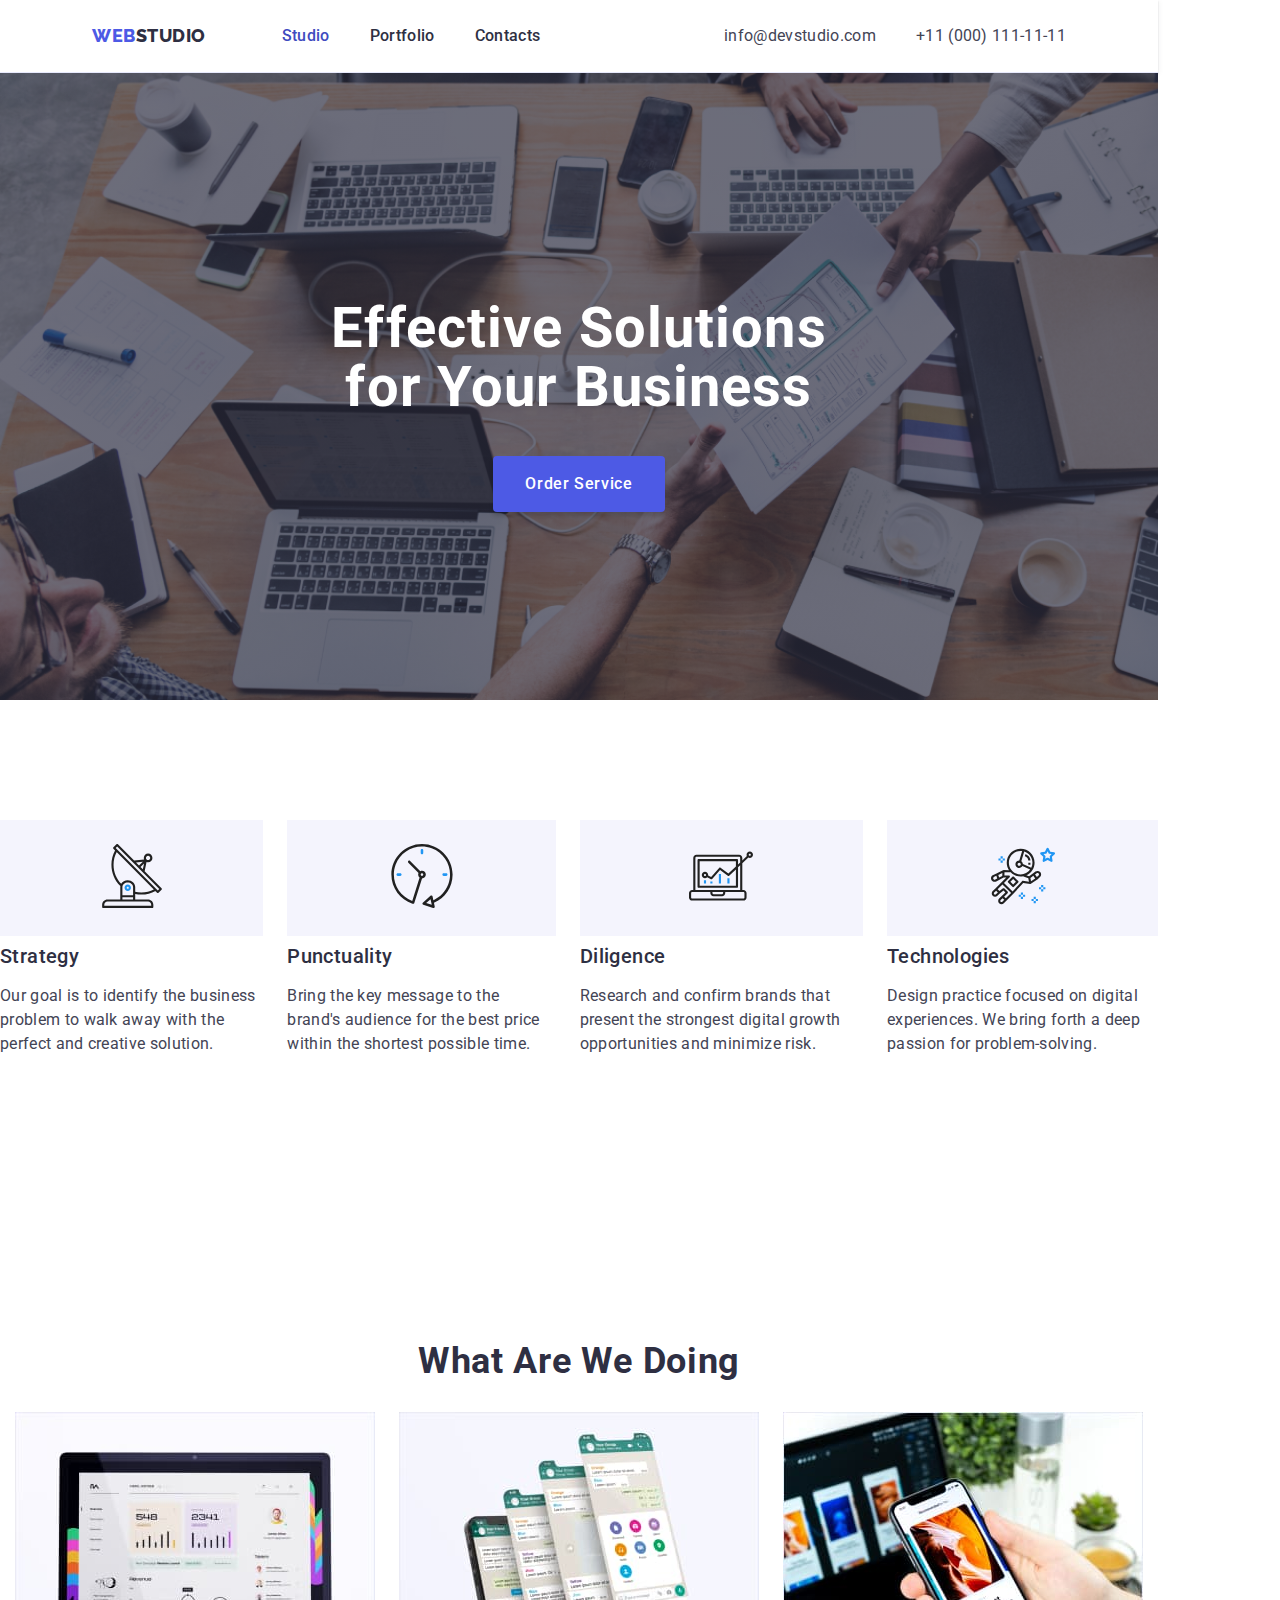
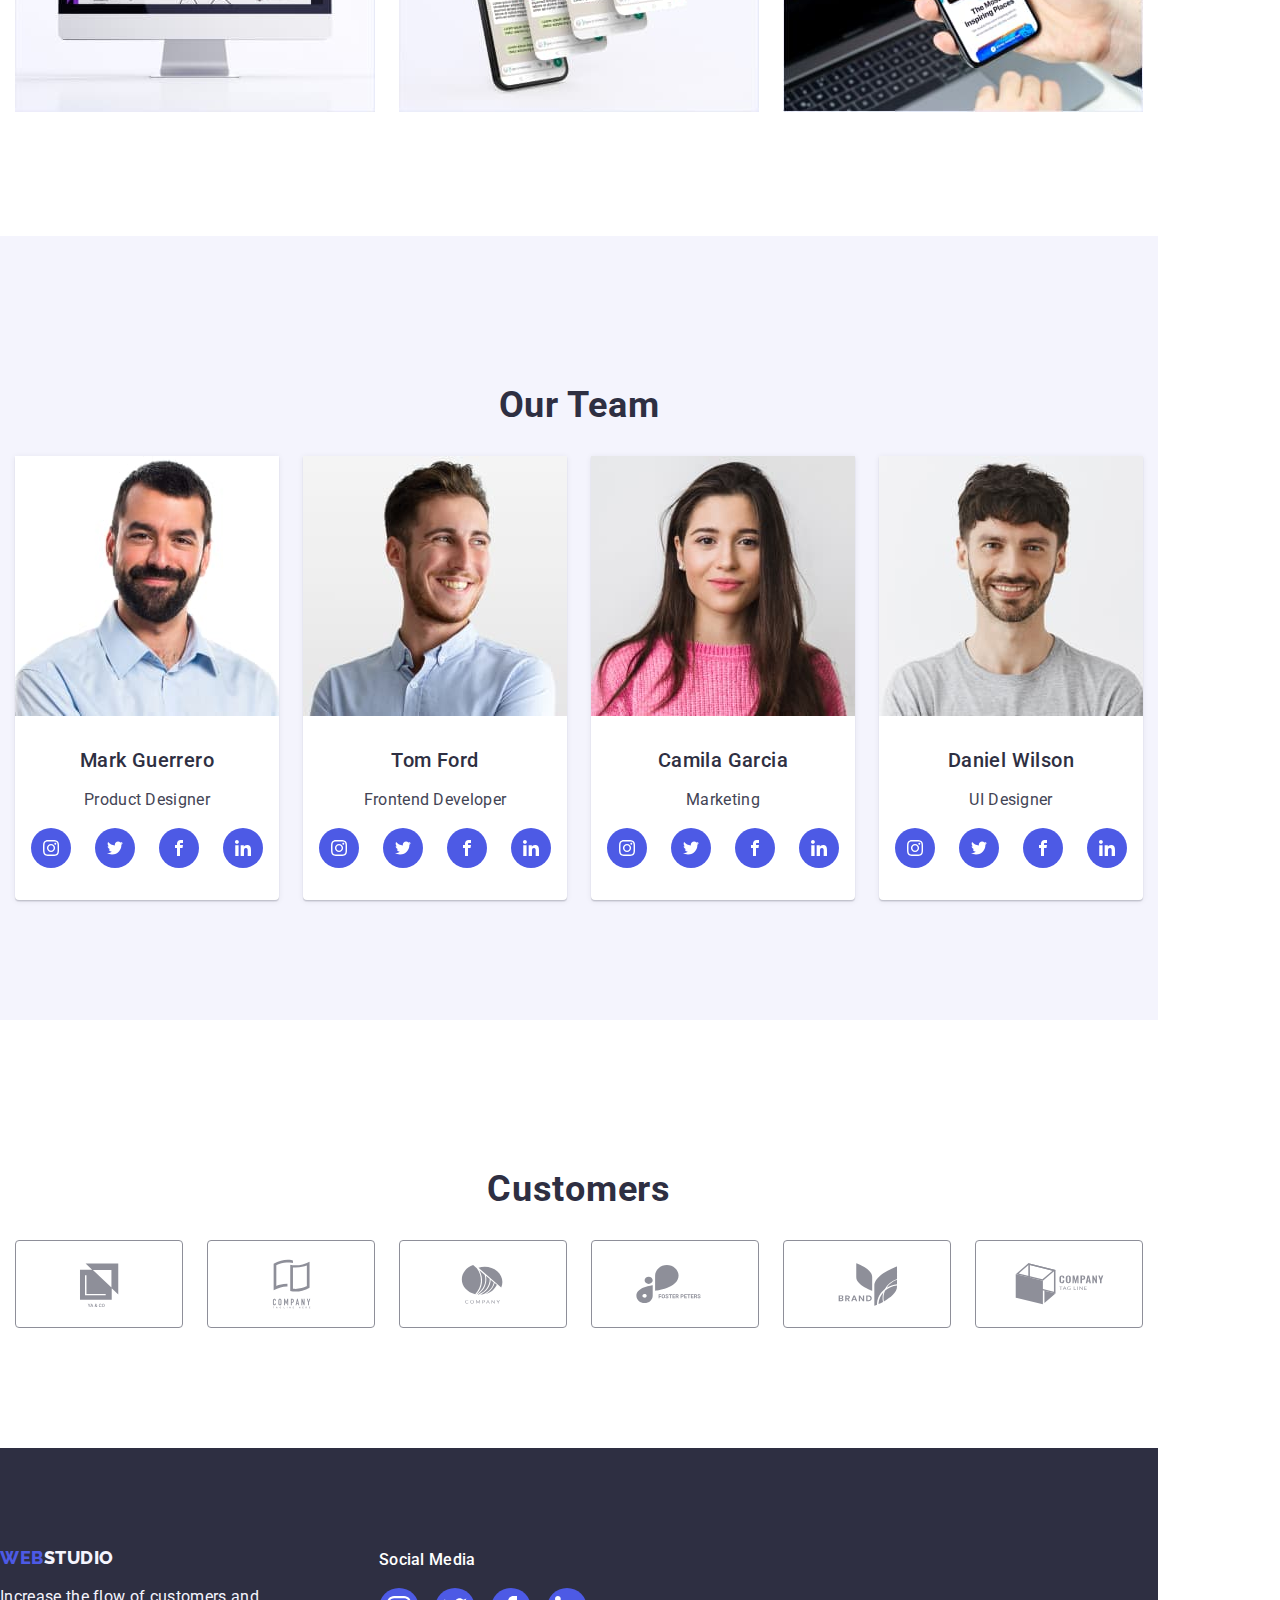
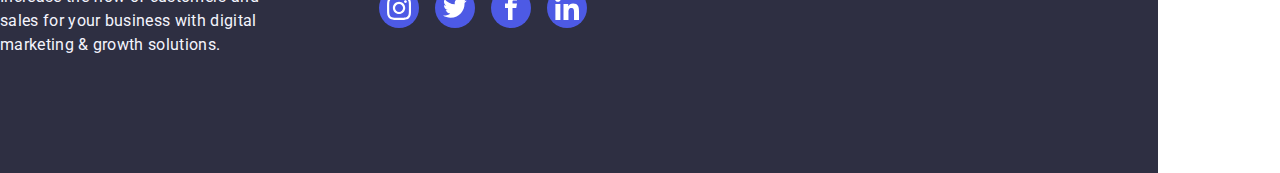
<file: index.html>
<!DOCTYPE html>
<html lang="en">
  <head>
    <meta charset="UTF-8" />
    <meta name="viewport" content="width=device-width, initial-scale=1.0" />
    <meta name="description" content="Webstudio website" />
    <title>Homework 4</title>

    <link rel="preconnect" href="https://fonts.googleapis.com" />
    <link rel="preconnect" href="https://fonts.gstatic.com" crossorigin />
    <link
      href="https://fonts.googleapis.com/css2?family=Raleway:wght@800&family=Roboto:wght@400;500;700;900&display=swap"
      rel="stylesheet"
    />
    <link rel="stylesheet" href="./css/modern-normalize.css" />
    <link rel="stylesheet" href="./css/styles.css" />
  </head>
  <body>
    <header class="container d-flex header"> 
      <div class="d-flex">
        <a href="index.html" class="logo link">
          <span class="logo-web">WEB</span
          ><span class="logo-studio-nav">STUDIO</span>
        </a>
        <nav>
          <ul class="list">
            <li>
              <a class="link nav-link active" href="index.html">Studio</a>
            </li>
            <li>
              <a class="link nav-link" href="portfolio.html">Portfolio</a>
            </li>
            <li>
              <a class="link nav-link" href="#">Contacts</a>
            </li>
          </ul>
        </nav>
      </div>

      <ul class="list">
        <li>
          <a href="mailto:info@devstudio.com" class="link contacts"
            >info@devstudio.com</a
          >
        </li>
        <li>
          <a href="tel:+11 (000) 111-11-11" class="link contacts"
            >+11 (000) 111-11-11</a
          >
        </li>
      </ul>
    </header>
    <!-- End of header section -->

    <main>
      <section class="container hero bg-dark">
        <h1 class="hero-text">Effective Solutions<br />for Your Business</h1>

        <button class="hero-btn" type="button">Order Service</button>
      </section>

      <section class="container about section">
        <ul class="list">
          <li>
            <div class="about-icon">
              <svg width="64" height="64">
                <use href="./images/icons.svg#antenna-1"></use>
              </svg>
            </div>
            <h3>Strategy</h3>
            <p class="p-dark">
              Our goal is to identify the business problem to walk away with the
              perfect and creative solution.
            </p>
          </li>
          <li>
            <div class="about-icon">
              <svg width="64" height="64">
                <use href="./images/icons.svg#clock-1"></use>
              </svg>
            </div>
            <h3>Punctuality</h3>
            <p class="p-dark">
              Bring the key message to the brand's audience for the best price
              within the shortest possible time.
            </p>
          </li>
          <li>
            <div class="about-icon">
              <svg width="64" height="64">
                <use href="./images/icons.svg#diagram-1"></use>
              </svg>
            </div>
            <h3>Diligence</h3>
            <p class="p-dark">
              Research and confirm brands that present the strongest digital
              growth opportunities and minimize risk.
            </p>
          </li>
          <li>
            <div class="about-icon">
              <svg width="64" height="64">
                <use href="./images/icons.svg#astronaut-1"></use>
              </svg>
            </div>
            <h3>Technologies</h3>
            <p class="p-dark">
              Design practice focused on digital experiences. We bring forth a
              deep passion for problem-solving.
            </p>
          </li>
        </ul>
      </section>

      <section class="container what-we-do section">
        <h2 class="section-title">What Are We Doing</h2>
        <ul class="list">
          <li>
            <img
              src="images/monitor.jpg"
              alt="computer monitor"
              width="360px"
            />
          </li>
          <li>
            <img src="images/phone.jpg" alt="smart phone" width="360px" />
          </li>
          <li>
            <img
              src="images/phone-laptop.jpg"
              alt="smart phone and laptop"
              width="360px"
            />
          </li>
        </ul>
      </section>

      <section class="container team section">
        <h2 class="section-title">Our Team</h2>
        <ul class="list">
          <li>
            <img src="images/mark.jpg" alt="mark photo" width="264px" />
            <div class="team-caption">
              <h3 class="team-name">Mark Guerrero</h3>
              <p class="p-dark">Product Designer</p>
              <div class="team-socials">
                <a class="team-socials-icon">
                  <svg width="16" height="16">
                    <use href="./images/icons.svg#instagram-2"></use>
                  </svg>
                </a>
                <a class="team-socials-icon">
                  <svg width="16" height="16">
                    <use href="./images/icons.svg#twitter-1"></use>
                  </svg>
                </a>
                <a class="team-socials-icon">
                  <svg width="16" height="16">
                    <use href="./images/icons.svg#facebook"></use>
                  </svg>
                </a>
                <a class="team-socials-icon">
                  <svg width="16" height="16">
                    <use href="./images/icons.svg#linkedin-1"></use>
                  </svg>
                </a>
              </div>
            </div>
          </li>
          <li>
            <img src="images/tom.jpg" alt="tom photo" width="264px" />
            <div class="team-caption">
              <h3 class="team-name">Tom Ford</h3>
              <p class="p-dark">Frontend Developer</p>
              <div class="team-socials">
                <a class="team-socials-icon">
                  <svg width="16" height="16">
                    <use href="./images/icons.svg#instagram-2"></use>
                  </svg>
                </a>
                <a class="team-socials-icon">
                  <svg width="16" height="16">
                    <use href="./images/icons.svg#twitter-1"></use>
                  </svg>
                </a>
                <a class="team-socials-icon">
                  <svg width="16" height="16">
                    <use href="./images/icons.svg#facebook"></use>
                  </svg>
                </a>
                <a class="team-socials-icon">
                  <svg width="16" height="16">
                    <use href="./images/icons.svg#linkedin-1"></use>
                  </svg>
                </a>
              </div>
            </div>
          </li>
          <li>
            <img src="images/camila.jpg" alt="camila photo" width="264px" />
            <div class="team-caption">
              <h3 class="team-name">Camila Garcia</h3>
              <p class="p-dark">Marketing</p>
              <div class="team-socials">
                <a class="team-socials-icon">
                  <svg width="16" height="16">
                    <use href="./images/icons.svg#instagram-2"></use>
                  </svg>
                </a>
                <a class="team-socials-icon">
                  <svg width="16" height="16">
                    <use href="./images/icons.svg#twitter-1"></use>
                  </svg>
                </a>
                <a class="team-socials-icon">
                  <svg width="16" height="16">
                    <use href="./images/icons.svg#facebook"></use>
                  </svg>
                </a>
                <a class="team-socials-icon">
                  <svg width="16" height="16">
                    <use href="./images/icons.svg#linkedin-1"></use>
                  </svg>
                </a>
              </div>
            </div>
          </li>
          <li>
            <img src="images/daniel.jpg" alt="daniel photo" width="264px" />
            <div class="team-caption">
              <h3 class="team-name">Daniel Wilson</h3>
              <p class="p-dark">UI Designer</p>
              <div class="team-socials">
                <a class="team-socials-icon">
                  <svg width="16" height="16">
                    <use href="./images/icons.svg#instagram-2"></use>
                  </svg>
                </a>
                <a class="team-socials-icon">
                  <svg width="16" height="16">
                    <use href="./images/icons.svg#twitter-1"></use>
                  </svg>
                </a>
                <a class="team-socials-icon">
                  <svg width="16" height="16">
                    <use href="./images/icons.svg#facebook"></use>
                  </svg>
                </a>
                <a class="team-socials-icon">
                  <svg width="16" height="16">
                    <use href="./images/icons.svg#linkedin-1"></use>
                  </svg>
                </a>
              </div>
            </div>
          </li>
        </ul>
      </section>
      <section class="container customers section">
        <h2 class="section-title">Customers</h2>
        <ul class="list">
          <li class="customer-icon">
            <a href="#">
              <svg width="104" height="56">
                <use href="./images/icons.svg#Logo-6"></use>
              </svg>
            </a>
          </li>
          <li class="customer-icon">
            <a href="#">
              <svg width="104" height="56">
                <use href="./images/icons.svg#Logo-4"></use>
              </svg>
            </a>
          </li>
          <li class="customer-icon">
            <a href="#">
              <svg width="104" height="56">
                <use href="./images/icons.svg#Logo-5"></use>
              </svg>
            </a>
          </li>
          <li class="customer-icon">
            <a href="#">
              <svg width="104" height="56">
                <use href="./images/icons.svg#Logo-2"></use>
              </svg>
            </a>
          </li>
          <li class="customer-icon">
            <a href="#">
              <svg width="104" height="56">
                <use href="./images/icons.svg#Logo"></use>
              </svg>
            </a>
          </li>
          <li class="customer-icon">
            <a href="#">
              <svg width="104" height="56">
                <use href="./images/icons.svg#Logo-1"></use>
              </svg>
            </a>
          </li>
        </ul>
      </section>
    </main>
    <!-- End of main section -->

    <footer class="container bg-dark footer">
      <div class="footer-content-1">
        <a href="index.html" class="logo link">
          <span class="logo-web">WEB</span
          ><span class="logo-studio-footer">STUDIO</span>
        </a>
        <p class="footer-text">
          Increase the flow of customers and<br />sales for your business with
          digital<br />marketing & growth solutions.
        </p>
      </div>
      <div class="footer-content-2">
        <p class="footer-sm">Social Media</p>

        <div class="footer-socials">
          <a class="footer-socials-icon">
            <svg width="24" height="24">
              <use href="./images/icons.svg#instagram-2"></use>
            </svg>
          </a>
          <a class="footer-socials-icon">
            <svg width="24" height="24">
              <use href="./images/icons.svg#twitter-1"></use>
            </svg>
          </a>
          <a class="footer-socials-icon">
            <svg width="24" height="24">
              <use href="./images/icons.svg#facebook"></use>
            </svg>
          </a>
          <a class="footer-socials-icon">
            <svg width="24" height="24">
              <use href="./images/icons.svg#linkedin-1"></use>
            </svg>
          </a>
        </div>

      </div>
    </footer>
    <!-- End of footer section -->
  </body>
</html>
</file>
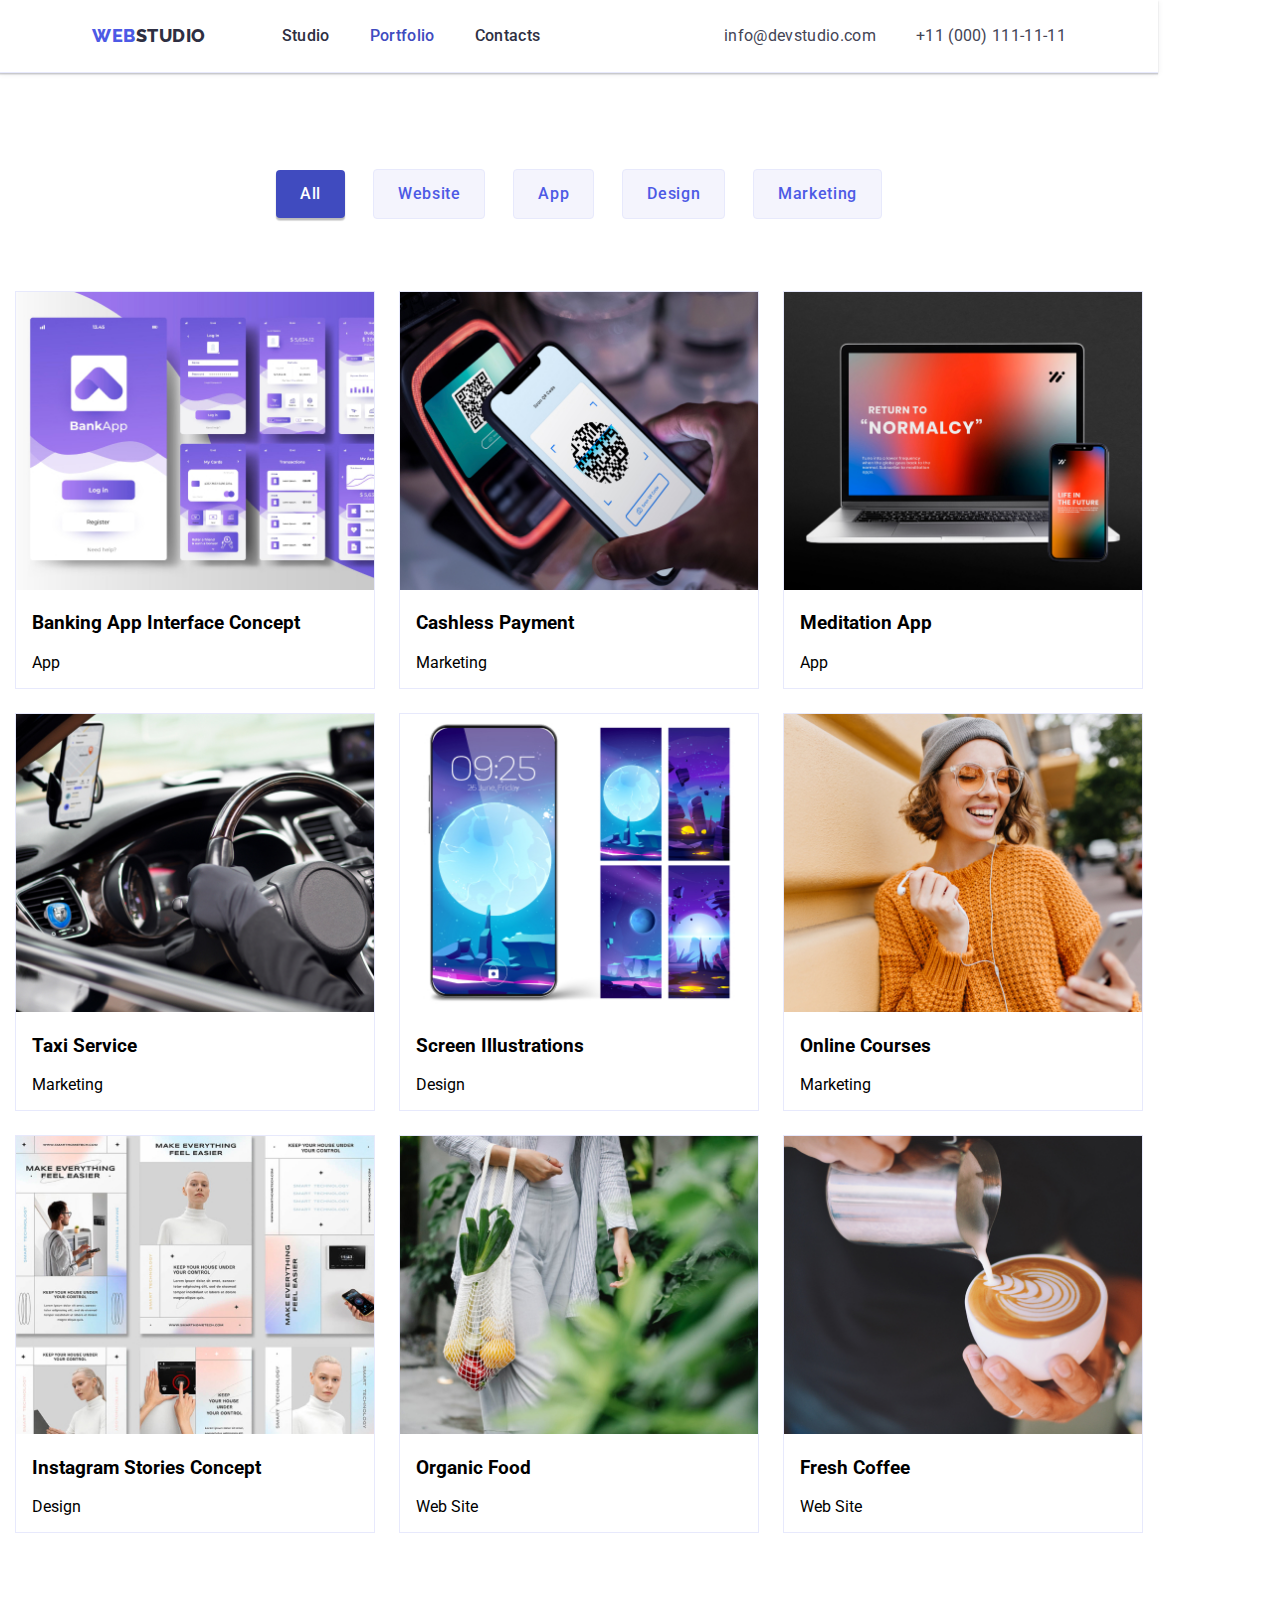
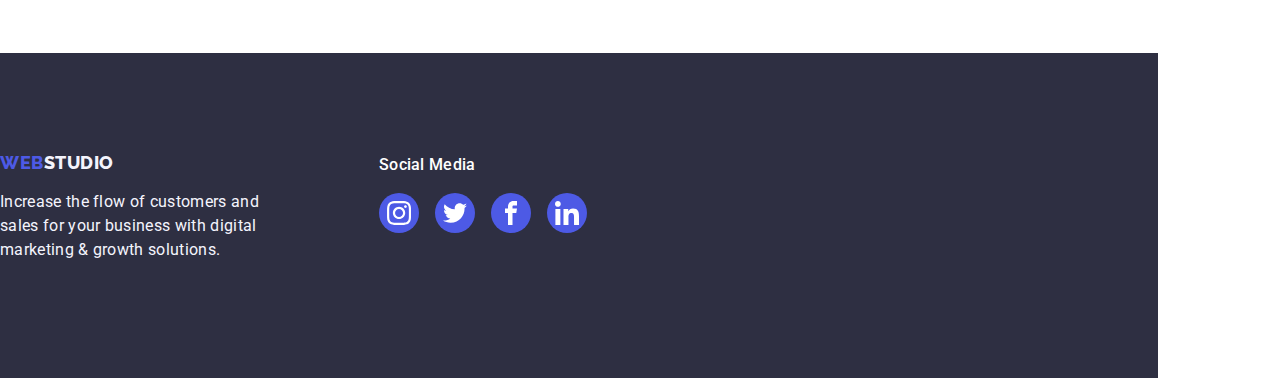
<file: portfolio.html>
<!DOCTYPE html>
<html lang="en">
  <head>
    <meta charset="UTF-8" />
    <meta name="viewport" content="width=device-width, initial-scale=1.0" />
    <meta name="description" content="Webstudio website" />
    <title>Homework 4</title>

    <link rel="preconnect" href="https://fonts.googleapis.com" />
    <link rel="preconnect" href="https://fonts.gstatic.com" crossorigin />
    <link
      href="https://fonts.googleapis.com/css2?family=Raleway:wght@800&family=Roboto:wght@400;500;700;900&display=swap"
      rel="stylesheet"
    />
    <link rel="stylesheet" href="./css/modern-normalize.css" />
    <link rel="stylesheet" href="./css/styles.css" />
  </head>
  <body>
    <header class="container d-flex header">
      <div class="d-flex">
        <a href="index.html" class="logo link">
          <span class="logo-web">WEB</span
          ><span class="logo-studio-nav">STUDIO</span>
        </a>
        <nav>
          <ul class="list">
            <li>
              <a class="link nav-link" href="index.html">Studio</a>
            </li>
            <li>
              <a class="link nav-link active" href="portfolio.html">Portfolio</a>
            </li>
            <li>
              <a class="link nav-link" href="#">Contacts</a>
            </li>
          </ul>
        </nav>
      </div>

      <ul class="list">
        <li>
          <a href="mailto:info@devstudio.com" class="link contacts"
            >info@devstudio.com</a>
        </li>
        <li>
          <a href="tel:+11 (000) 111-11-11" class="link contacts"
            >+11 (000) 111-11-11</a>
        </li>
      </ul>
    </header>
    <!-- End of header section -->

    <main>
        <section class="container projects">
                <div class="projects-btn">
                    <button type="button" class="button-opt btn-active">All</button>
                    <button type="button" class="button-opt">Website</button>
                    <button type="button" class="button-opt">App</button>
                    <button type="button" class="button-opt">Design</button>
                    <button type="button" class="button-opt">Marketing</button>
                </div>
                <div class="projects-list">
                    <ul class="list">
                        <li>
                            <img src="./images/img.jpg" alt=""/>
                            <div class="project-caption">
                                <h3>Banking App Interface Concept</h3>
                                <p>App</p>
                            </div>
                        </li>
                        <li>
                            <img src="./images/img (1).jpg" alt=""/>
                            <div class="project-caption">
                                <h3>Cashless Payment</h3>
                                <p>Marketing</p>
                            </div>
                        </li>
                        <li>
                            <img src="./images/img (2).jpg" alt=""/>
                            <div class="project-caption">
                                <h3>Meditation App</h3>
                                <p>App</p>
                            </div>
                        </li>
                        <li>
                            <img src="./images/img (3).jpg" alt=""/>
                            <div class="project-caption">
                                <h3>Taxi Service</h3>
                                <p>Marketing</p>
                            </div>
                        </li>
                        <li>
                            <img src="./images/img (4).jpg" alt=""/>
                            <div class="project-caption">
                                <h3>Screen Illustrations</h3>
                                <p>Design</p>
                            </div>
                        </li>
                        <li>
                            <img src="./images/img (5).jpg" alt=""/>
                            <div class="project-caption">
                                <h3>Online Courses</h3>
                                <p>Marketing</p>
                            </div>
                        </li>
                        <li>
                            <img src="./images/img (6).jpg" alt=""/>
                            <div class="project-caption">
                                <h3>Instagram Stories Concept</h3>
                                <p>Design</p>
                            </div>
                        </li>
                        <li>
                            <img src="./images/img (7).jpg" alt=""/>
                            <div class="project-caption">
                                <h3>Organic Food</h3>
                                <p>Web Site</p>
                            </div>
                        </li>
                        <li>
                            <img src="./images/img (8).jpg" alt=""/>
                            <div class="project-caption">
                                <h3>Fresh Coffee</h3>
                                <p>Web Site</p>
                            </div>
                        </li>
                    </ul>
                </div>
            </section>


    </main>



    <footer class="container bg-dark footer">
      <div class="footer-content-1">
        <a href="index.html" class="logo link">
          <span class="logo-web">WEB</span
          ><span class="logo-studio-footer">STUDIO</span>
        </a>
        <p class="footer-text">
          Increase the flow of customers and<br />sales for your business with
          digital<br />marketing & growth solutions.
        </p>
      </div>
      <div class="footer-content-2">
        <p class="footer-sm">Social Media</p>

        <div class="footer-socials">
          <a class="footer-socials-icon">
            <svg width="24" height="24">
              <use href="./images/icons.svg#instagram-2"></use>
            </svg>
          </a>
          <a class="footer-socials-icon">
            <svg width="24" height="24">
              <use href="./images/icons.svg#twitter-1"></use>
            </svg>
          </a>
          <a class="footer-socials-icon">
            <svg width="24" height="24">
              <use href="./images/icons.svg#facebook"></use>
            </svg>
          </a>
          <a class="footer-socials-icon">
            <svg width="24" height="24">
              <use href="./images/icons.svg#linkedin-1"></use>
            </svg>
          </a>
        </div>

      </div>
    </footer>
    <!-- End of footer section -->
  </body>
</html>
</file>
<file: css/styles.css>
:root {
    --NAVY-BLUE: #2E2F42;
    --IRIS: #4D5AE5;
    --SLATE: #434455;
    --LIGHT-SLATE:#8E8F99;
    --WHITE: #FFF;
    --CLOUD: #F4F4FD;
    --CORNFLOWER: #E7E9FC;
    --OCEAN: #404bbf;
}

body {
    font-family: 'Roboto', sans-serif;
}
/* GENERAL STYLING------------------------ */

.list {
    list-style-type: none;
    /* color: inherit; */
    margin: 0;
    padding: 0;
    display: flex;
    justify-content: center;
    gap: 24px;
}

.bg-dark {
    background-color: var(--NAVY-BLUE);
}

.logo {
    text-transform: uppercase;
    font-family: "Raleway";
    font-size: 18px; 
    font-weight: 800;
    line-height: 1.16;
    /* multiplier */
    letter-spacing: 0.54px;
}

.logo:hover .logo-web {
    color: green;
}

.logo .logo-web:hover {
    color: var(--iris);
}

.logo-web {
    color: var(--IRIS);
}

.link {
    text-decoration: none;   
}

.section-title {
    color: var(--NAVY-BLUE);
    text-align: center;
    font-size: 36px;
    font-weight: 700;
    line-height: 1.11;
    /* multiplier */
    letter-spacing: 0.72px;
    text-transform: capitalize;
}

.p-dark {
    color: var(--SLATE);
    font-size: 16px;
    font-weight: 400;
    line-height: 1.50;
    /* 150% */
    letter-spacing: 0.32px; 
}

.about h3,
.team h3 {
    color: var(--NAVY-BLUE);
    font-size: 20px;
    font-weight: 500;
    line-height: 1.20;
    /* 120% */
    letter-spacing: 0.4px;
}

.container {
    width: 1158px;
}

.d-flex {
    display: flex;
    /* justify-content: center; */
    align-items: center;
}

.section {
    padding-top: 120px;
    padding-bottom: 120px;
}

.about ul,
.what-we-do ul,
.team ul {
    justify-content: center;
}

/* END OF GENERAL STYLING----------------------------- */

/* header styling----------------------------------------------- */
.header {
    justify-content: space-around;
    align-items: center;
    padding: 24px 0;
    border-bottom: 1px solid var(--CORNFLOWER);
    box-shadow: 0px 1px 6px 0px rgba(46, 47, 66, 0.08), 0px 1px 1px 0px rgba(46, 47, 66, 0.16), 0px 2px 1px 0px rgba(46, 47, 66, 0.08);
}

.header .d-flex {
    gap: 76px;
}

.header .list {
    gap: 40px;
}

.logo-studio-nav {
    color: var(--NAVY-BLUE);
}

.nav-link {
    color: var(--NAVY-BLUE);
    font-size: 16px;
    font-style: normal;
    font-weight: 500;
    line-height: 1.5;
    /* multiplier */
    letter-spacing: 0.32px; 
}

.nav-link:hover,
.nav-link:focus {
    color: var(--OCEAN)
}

.active {
    color: var(--OCEAN);
}

.contacts {
    color: var(--SLATE);
    font-size: 16px;
    font-weight: 400;
    line-height: 1.5;
    /* multiplier */
    letter-spacing: 0.32px;
}


/* end of header styling---------------------------- */

/* Hero section styling  */
.hero {
    padding-top: 188px;
    padding-bottom: 188px;
    text-align: center;
    background-image:linear-gradient(to bottom, rgba(46, 47, 66, 0.70), rgba(46, 47, 66, 0.70)), url("../images/people-office-1.jpg");
    /* background: linear-gradient(rgba(46, 47, 66, 0.70), rgba(46, 47, 66, 0.70)), url("../images/people-office-1.jpg"); same result */
    background-size: cover;
    background-repeat: no-repeat;
    
}

.hero-text {
    color: var(--WHITE);
    text-align: center;
    font-size: 56px;
    font-weight: 700;
    line-height: 1.071;
    /* multiplier */
    letter-spacing: 1.12px;
    /* text-transform: uppercase; */
}

.hero-btn {
    border: none;
    border-radius: 4px;
    background: var(--IRIS);
    box-shadow: 0px 4px 4px 0px rgba(0, 0, 0, 0.15);
    color: var(--WHITE);
    font-weight: 500;
    line-height: 1.5;
    /* multiplier */
    letter-spacing: 0.64px;
    padding: 16px 32px;
}

.hero-btn:hover,
.hero-btn:focus {
    cursor: pointer;
    background: var(--OCEAN);
}

/* end of hero section styling---------------- */

/* about section styling-------------------------------- */
.about h3 {
    color: var(--NAVY-BLUE);
    font-size: 20px;
    font-weight: 500;
    line-height: 1.20;
    /* 120% */
    letter-spacing: 0.4px;
    margin: 8px 0;
}

.about-icon{
    padding: 24px 0;
    text-align: center;
    background-color: var(--CLOUD);
}

/* team section styling--------------------------- */
.team {
    background-color: var(--CLOUD);
}

.team-name {
    color: var(--NAVY-BLUE);
    font-size: 20px;
    font-weight: 500;
    line-height: 1.20;
    /* 120% */
    letter-spacing: 0.4px;
    margin: 0;
}

.team .list {
    text-align: center;
}

.team .list li {
    border-radius: 0px 0px 4px 4px;
    background: var(--WHITE, #FFF);
    box-shadow: 0px 2px 1px 0px rgba(46, 47, 66, 0.08), 0px 1px 1px 0px rgba(46, 47, 66, 0.16), 0px 1px 6px 0px rgba(46, 47, 66, 0.08);
}

.team img {
    display: block;
}

.team-caption {
    padding: 32px 0px;

}

.team-socials {
    display: flex;
    justify-content: center;
    gap: 24px;
}

.team-socials-icon {
    background-color: var(--IRIS);
    height: 40px;
    width: 40px;
    border-radius: 50%;
    display: flex;
    align-items: center;
    justify-content: center;
}

.team-socials-icon svg {
    fill: var(--WHITE);
}

/* end of team section styling ---------------------------- */

/* customers section styling ------------------------------ */

.customer-icon {
    width: 168px;
    height: 88px;
    border-radius: 4px;
    border: 1px solid var(--LIGHT-SLATE);
    padding: 16px 32px; 
}

.customer-icon svg {
    fill: var(--LIGHT-SLATE);
}

.customer-icon:hover,
.customer-icon:focus {
    border: none;   
    background-color: var(--IRIS);
}

.customer-icon:hover svg,
.customer-icon:focus svg {
    fill: var(--WHITE);
}

/* PORTFOLIO STYLING-------------------------------------- */
.projects-btn {
    text-align: center;
    padding-top: 96px;
    padding-bottom: 72px;

}

.button-opt {
    border-radius: 4px;
    border: 1px solid var(--CORNFLOWER);
    background: var(--CLOUD);
    padding: 12px 24px;
    color: var(--IRIS);
    font-family: Roboto;
    font-size: 16px;
    font-weight: 500;
    line-height: 1.5;
    /* 150% */
    letter-spacing: 0.64px;
    margin: 0px 12px;
}

.button-opt:hover,
.button-opt:focus {
    box-shadow: 0px 2px 2px 0px rgba(0, 0, 0, 0.12), 0px 2px 1px 0px rgba(0, 0, 0, 0.08), 0px 3px 1px 0px rgba(0, 0, 0, 0.10);
}

.btn-active {
    color: white;
    border: none;
    border-radius: 4px;
    background-color: var(--OCEAN);
    box-shadow: 0px 2px 2px 0px rgba(0, 0, 0, 0.12), 0px 2px 1px 0px rgba(0, 0, 0, 0.08), 0px 3px 1px 0px rgba(0, 0, 0, 0.10);
}


.projects ul {
    width: 100%;
    flex-wrap:wrap;
    margin-bottom: 120px;
}
.projects li {
    width: 360px;
    border: 1px solid var(--CORNFLOWER)
}
.projects li:hover {
    box-shadow: 0px 2px 1px 0px rgba(46, 47, 66, 0.08), 0px 1px 1px 0px rgba(46, 47, 66, 0.16), 0px 1px 6px 0px rgba(46, 47, 66, 0.08);
}

.projects li img{
    width: 100%;
}

.project-caption {
    padding: 0px 16px;

}





/* footer styling----------------------------------------- */
.footer {
    padding-top: 100px;
    padding-bottom: 100px;
    /* padding-left: 156px; */
    display: flex;
    /* justify-content: center; */
    /* align-items: center; */
    gap: 120px;
}
.logo-studio-footer {
    color: var(--CLOUD);
}

.footer-text {
    color: var(--CLOUD);
    font-size: 16px;
    /* font-weight: 400; */
    line-height: 1.5;
    /* multiplier */
    letter-spacing: 0.32px;
}

.footer-sm {
    margin: 0px 0px 16px 0px;
    /* margin-bottom: 16px; not expected result*/
    color: var(--WHITE);
    font-size: 16px;
    font-weight: 500;
    line-height: 1.5;
    /* multiplier */
    letter-spacing: 0.32px;

}

.footer-socials {
    display: flex;
    justify-content: center;
    gap: 16px;
}

.footer-socials-icon {
    background-color: var(--IRIS);
    height: 40px;
    width: 40px;
    border-radius: 50%;
    display: flex;
    align-items: center;
    justify-content: center;
}

.footer-socials-icon svg {
    fill: var(--WHITE);
}
/* end of footer styling--------------------------------- */
</file>
